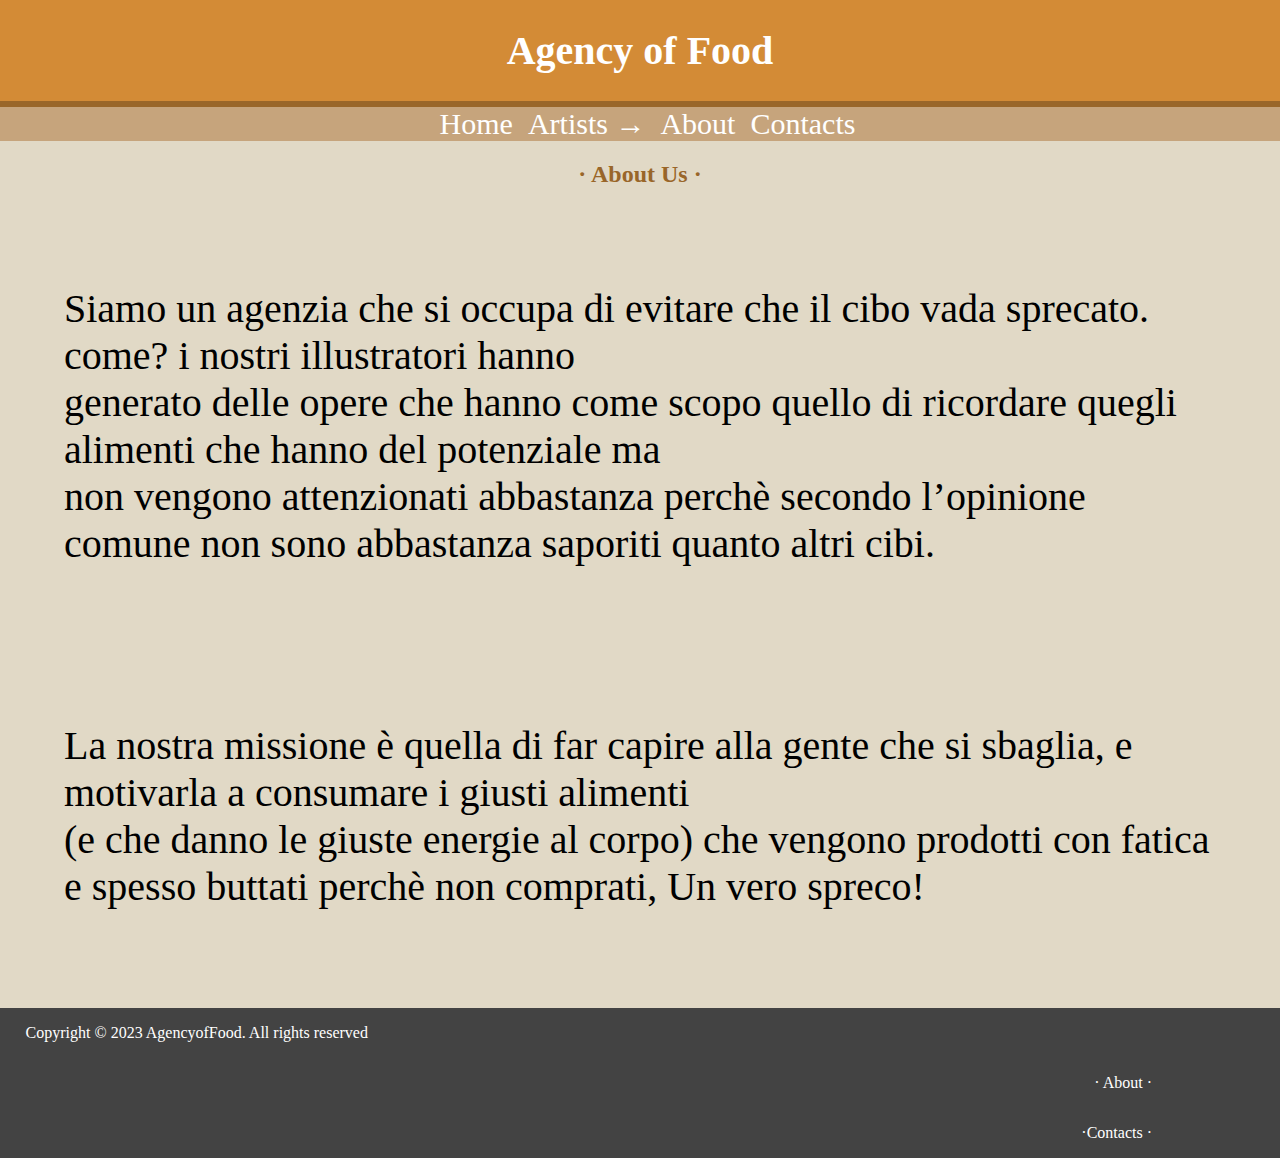
<file: About.html>
<!DOCTYPE html>
<html lang="it">

<head>
    <meta charset="UTF-8">
    <meta http-equiv="X-UA-Compatible" content="IE=edge">
    <meta name="viewport" content="width=device-width, initial-scale=1.0">
    <title>About</title>
    <link rel="icon" href="Sonya-Swarm-Fast-Food.16.ico" type="image/x-icon">
    <link rel="stylesheet" href="CSS/Stile.css"> <!--serve per richiamare il file CSS-->
</head>

<header><!--HEADER E NON DIV TESTATA INSOMMA-->
    <h1><a href="index.html">Agency of Food</h1>
    <nav><!--NAV DI NAVIGATION NON DIV-->
        <li><a href="index.html">Home</a></li>
        <li><a href="">Artists &#8594;</a></li>
        <li><a href="About.html">About</a></li>
        <li><a href="Contacts.html">Contacts</a></li>
    </nav>
</header>

<body>
    <main>
        <h2>&middot; About Us &middot;</h2>

        <p class="paragrafoabout">Siamo un agenzia che si occupa di evitare che il cibo vada sprecato. come? i nostri illustratori hanno<br>
            generato delle opere che hanno come scopo quello di ricordare quegli alimenti che hanno del potenziale
            ma<br>
            non vengono attenzionati abbastanza perchè secondo l’opinione comune non sono abbastanza saporiti quanto
            altri cibi.</p>

        <p class="paragrafoabout">La nostra missione è quella di far capire alla gente che si sbaglia, e motivarla a consumare i giusti
            alimenti<br> (e che danno le giuste energie al corpo) che vengono prodotti con fatica e spesso buttati
            perchè
            non comprati, Un vero spreco!</p>
    </main>
</body>

<footer><!--FOOTER NON DIV-->
    <p>Copyright &copy; 2023 AgencyofFood. All rights reserved</p>
    <a href="About.html"><p class="footerlink">&middot; About &middot;</p></a>
    <a href="Contacts.html"><p class="footerlink">&middot;Contacts &middot;</p></a>
</footer>

</html>
</file>
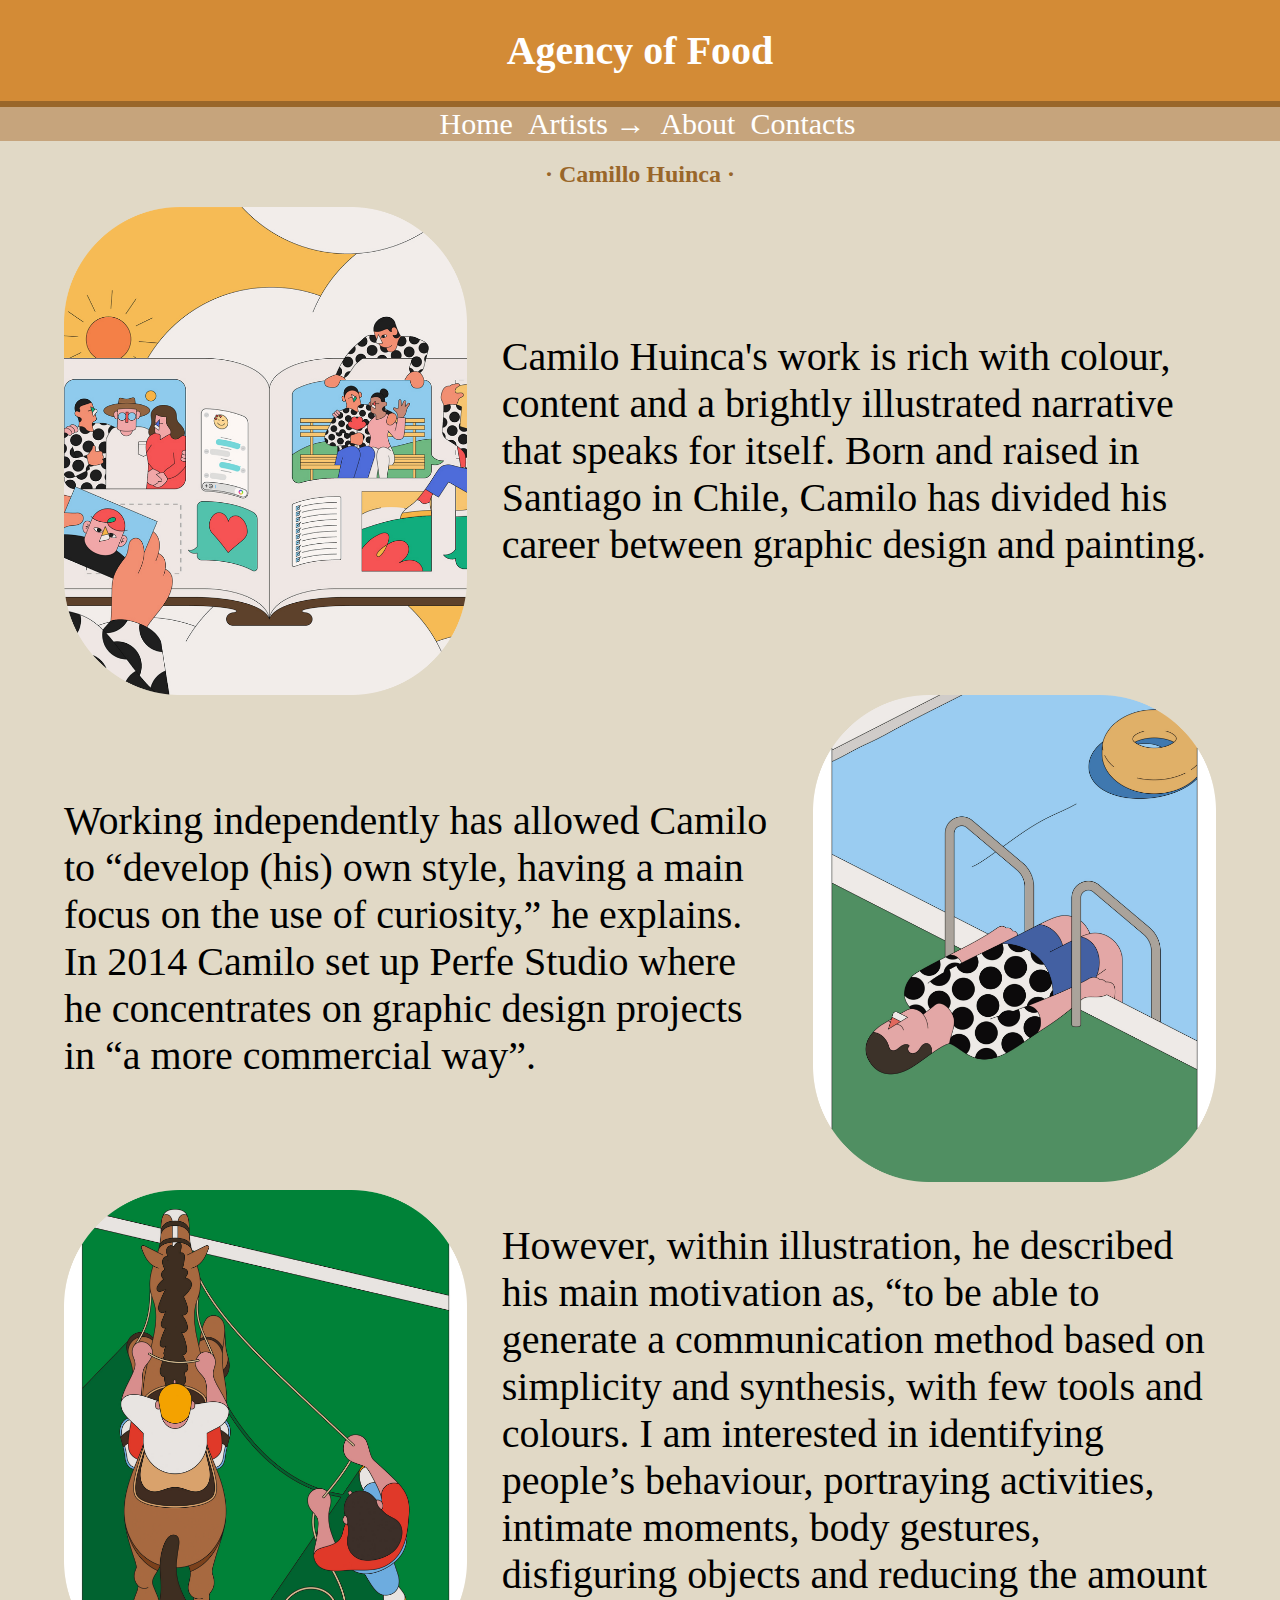
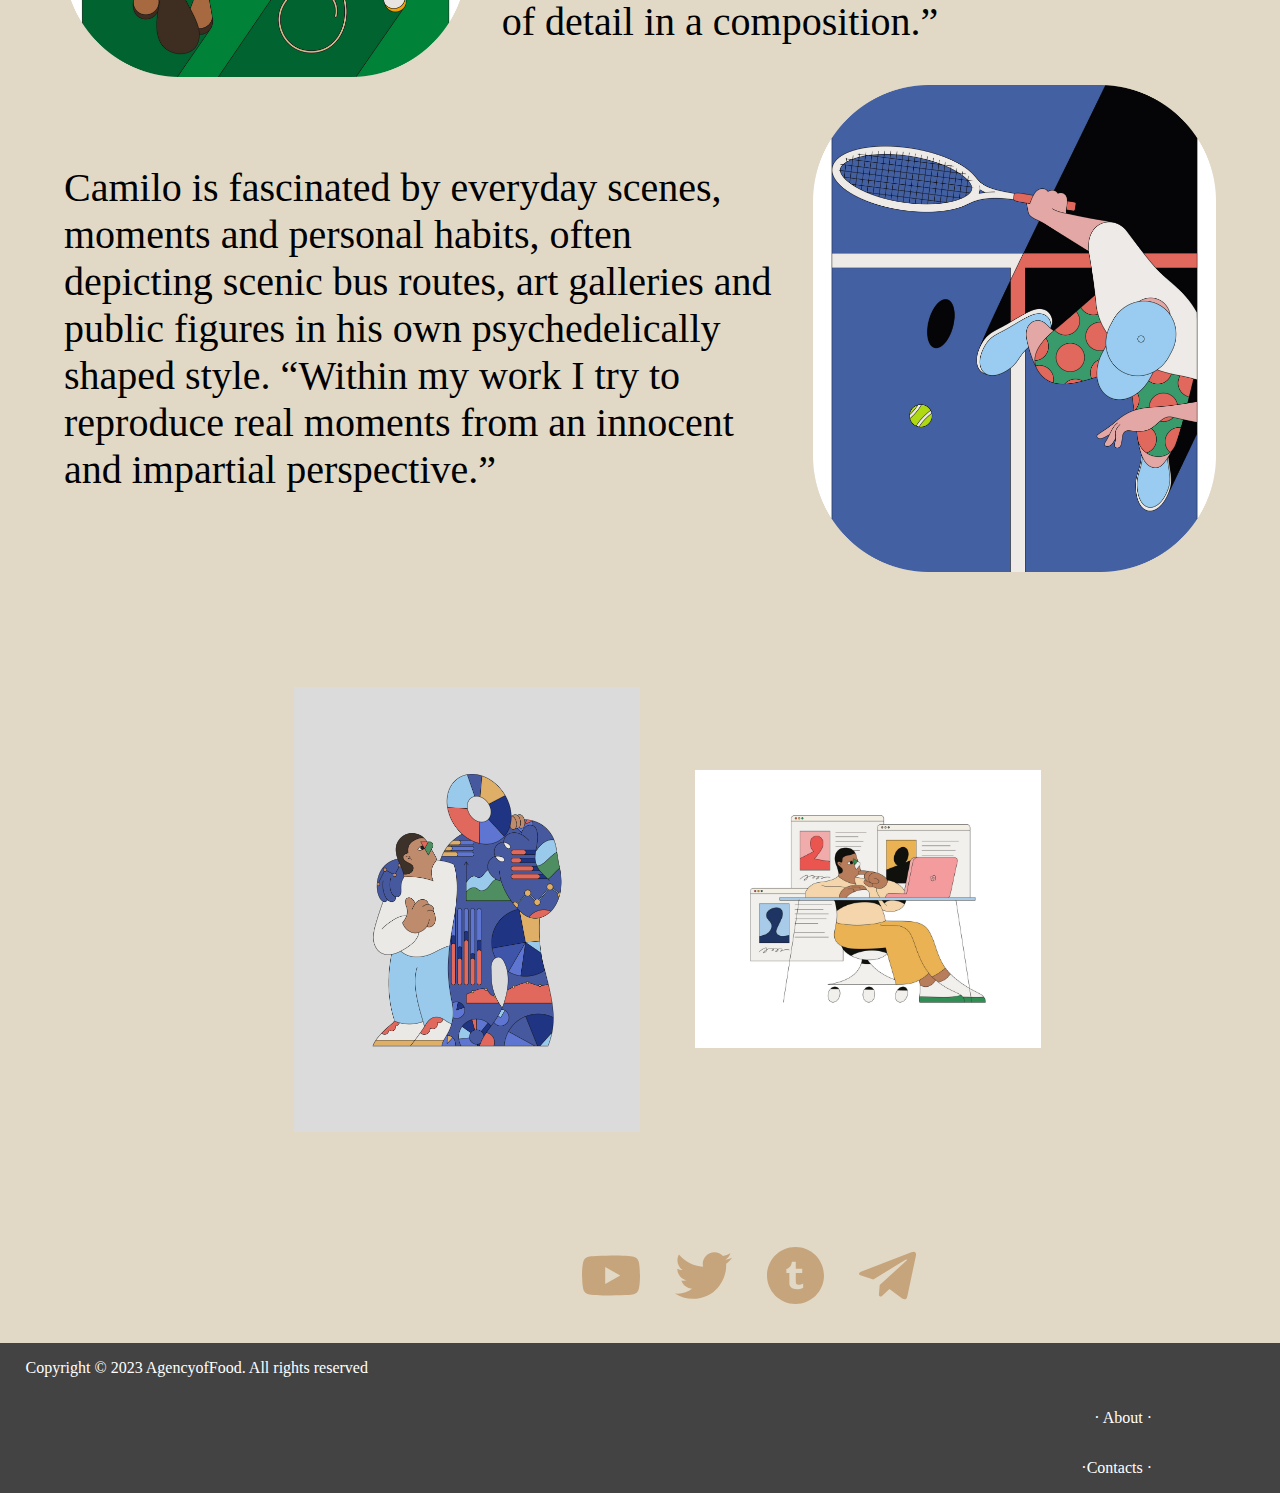
<file: CamilloHuinca.html>
<!DOCTYPE html>
<html lang="it">

<head>
    <meta charset="UTF-8">
    <meta http-equiv="X-UA-Compatible" content="IE=edge">
    <meta name="viewport" content="width=device-width, initial-scale=1.0">
    <title>Camillo Huinca</title>
    <link rel="icon" href="Sonya-Swarm-Fast-Food.16.ico" type="image/x-icon">
    <link rel="stylesheet" href="CSS/Stile.css">
</head>

<body>

    <header>
        <h1><a href="index.html">Agency of Food</h1>
        <nav><!--NAV DI NAVIGATION NON DIV-->
            <li><a href="index.html">Home</a></li>
            <li><a href="">Artists &#8594;</a></li>
            <li><a href="About.html">About</a></li>
            <li><a href="Contacts.html">Contacts</a></li>
        </nav>
    </header>

    <main>
        <h2>&middot; Camillo Huinca &middot;</h2>

        <div class="right">
            <img class="imma1" src="immagini Figma/Camillo Huinca/AP_Camilo_Huinca_social-well_2x.png">
            <p>Camilo Huinca's work is rich with colour, content and a brightly illustrated narrative that speaks for
                itself. Born and raised in Santiago in Chile, Camilo has divided his career between graphic design and
                painting.</p>
        </div>

        <div class="left">
            <img class="imma2" src="immagini Figma/Camillo Huinca/AP_Camilo_Huinca_Tired-Swimmer_2x-scaled.png">
            <p>Working independently has allowed Camilo to “develop (his) own style, having a main focus on the use of
                curiosity,” he explains. In 2014 Camilo set up Perfe Studio where he concentrates on graphic design
                projects in “a more commercial way”.</p>
        </div>

        <div class="right">
            <img class="imma1" src="immagini Figma/Camillo Huinca/AP_Camilo_Huinca_THE-NEW-YORKER_2x-scaled.png">
            <p>However, within illustration, he described his main motivation as, “to be able to generate a
                communication method based on simplicity and synthesis, with few tools and colours. I am interested in
                identifying people’s behaviour, portraying activities, intimate moments, body gestures, disfiguring
                objects and reducing the amount of detail in a composition.”</p>
        </div>
        <div class="left">
            <img class="imma2" src="immagini Figma/Camillo Huinca/AP_Camilo_Huinca_Match-Point_2x-scaled.png">
            <p>Camilo is fascinated by everyday scenes, moments and personal habits, often depicting scenic bus routes,
                art galleries and public figures in his own psychedelically shaped style. “Within my work I try to
                reproduce real moments from an innocent and impartial perspective.”</p>
        </div>

        <div class="pic1">
            <img src="immagini Figma/Camillo Huinca/AP_Camilo_Huinca_The-Atlantic-03_2x.png">

            <img src="immagini Figma/Camillo Huinca/AP_Camilo_Huinca_LALL_2_2x.png">
        </div>

        <div class="minis">
            <img src="immagini Figma/Vectors/Vector.svg">
            <img src="immagini Figma/Vectors/Vector-1.svg">
            <img src="immagini Figma/Vectors/Vector-2.svg">
            <img src="immagini Figma/Vectors/Vector-3.svg">
        </div>

    </main>

    <footer><!--FOOTER NON DIV-->
        <p>Copyright &copy; 2023 AgencyofFood. All rights reserved</p>
        <a href="About.html">
            <p class="footerlink">&middot; About &middot;</p>
        </a>
        <a href="Contacts.html">
            <p class="footerlink">&middot;Contacts &middot;</p>
        </a>
    </footer>

</body>

</html>
</file>
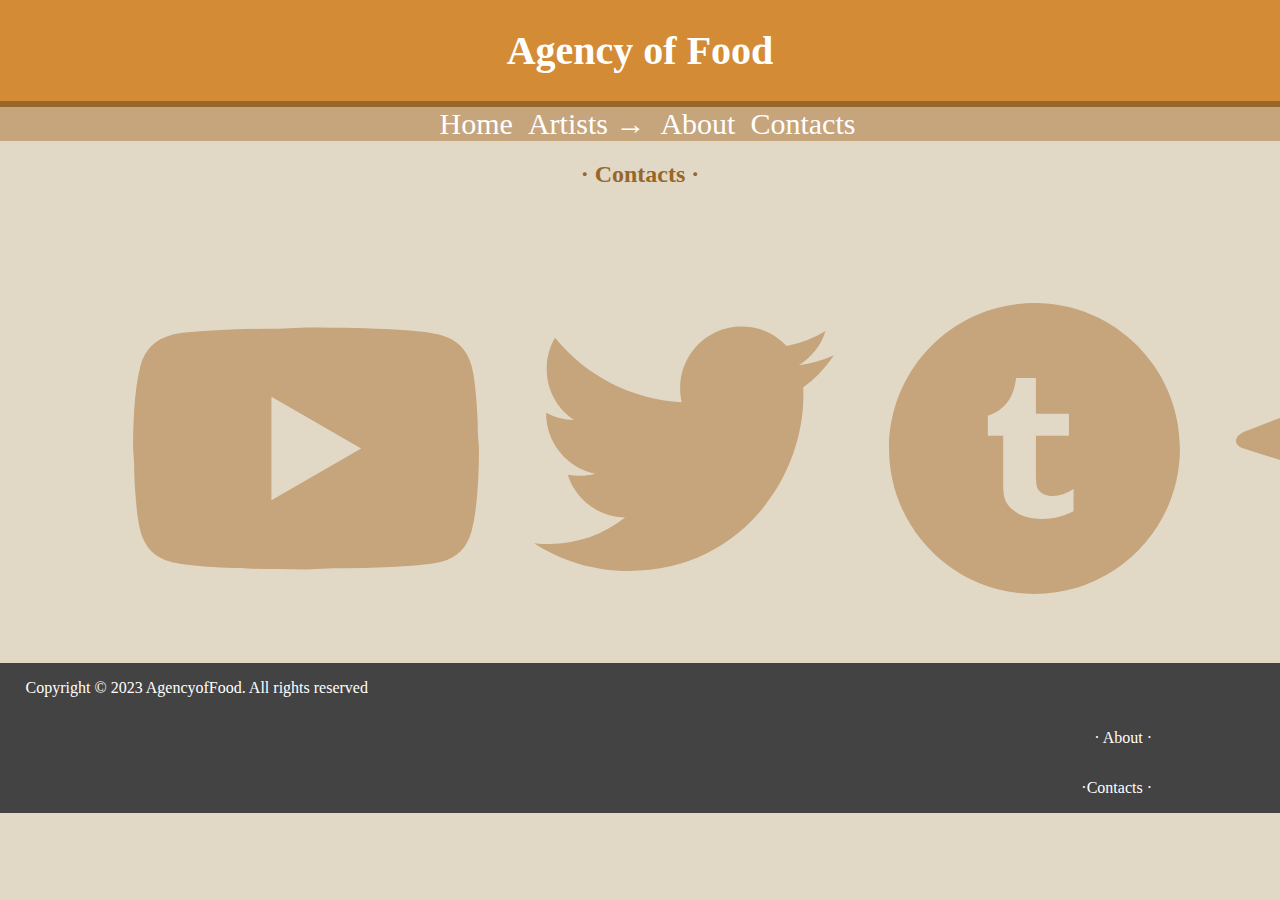
<file: Contacts.html>
<!DOCTYPE html>
<html lang="it">

<head>
    <meta charset="UTF-8">
    <meta http-equiv="X-UA-Compatible" content="IE=edge">
    <meta name="viewport" content="width=device-width, initial-scale=1.0">
    <title>Contacts</title>
    <link rel="icon" href="Sonya-Swarm-Fast-Food.16.ico" type="image/x-icon">
    <link rel="stylesheet" href="CSS/Stile.css"> <!--serve per richiamare il file CSS-->
</head>

<header><!--HEADER E NON DIV TESTATA INSOMMA-->
    <h1><a href="index.html">Agency of Food</h1>
    <nav><!--NAV DI NAVIGATION NON DIV-->
        <li><a href="index.html">Home</a></li>
        <li><a href="">Artists &#8594;</a></li>
        <li><a href="About.html">About</a></li>
        <li><a href="Contacts.html">Contacts</a></li>
    </nav>
</header>

<body>
    <main>
        <h2>&middot; Contacts &middot;</h2>
        <div class="socials">
        <img src="immagini Figma/Vectors/Vector.svg">
        <img src="immagini Figma/Vectors/Vector-1.svg">
        <img src="immagini Figma/Vectors/Vector-2.svg">
        <img src="immagini Figma/Vectors/Vector-3.svg">
        </div>
    </main>
</body>

<footer><!--FOOTER NON DIV-->
    <p>Copyright &copy; 2023 AgencyofFood. All rights reserved</p>
    <a href="About.html"><p class="footerlink">&middot; About &middot;</p></a>
    <a href="Contacts.html"><p class="footerlink">&middot;Contacts &middot;</p></a>
</footer>

</html>
</file>
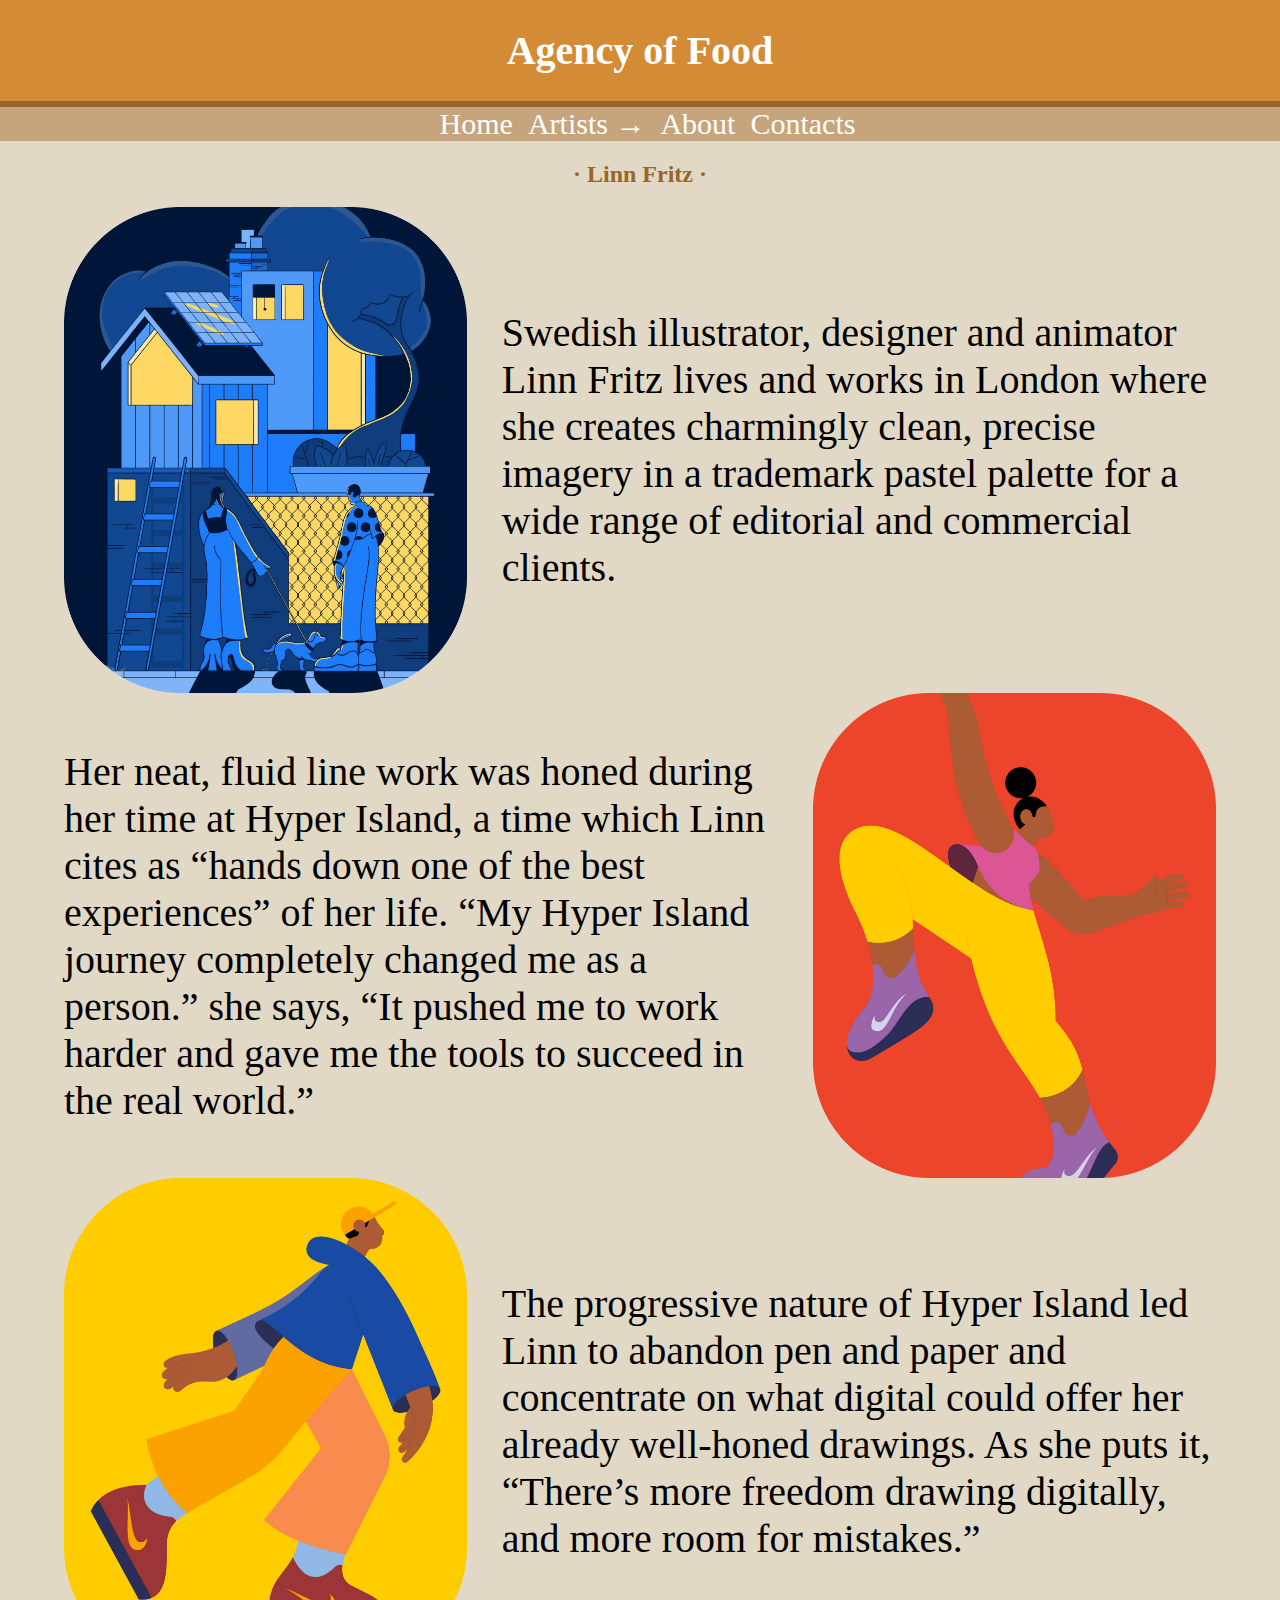
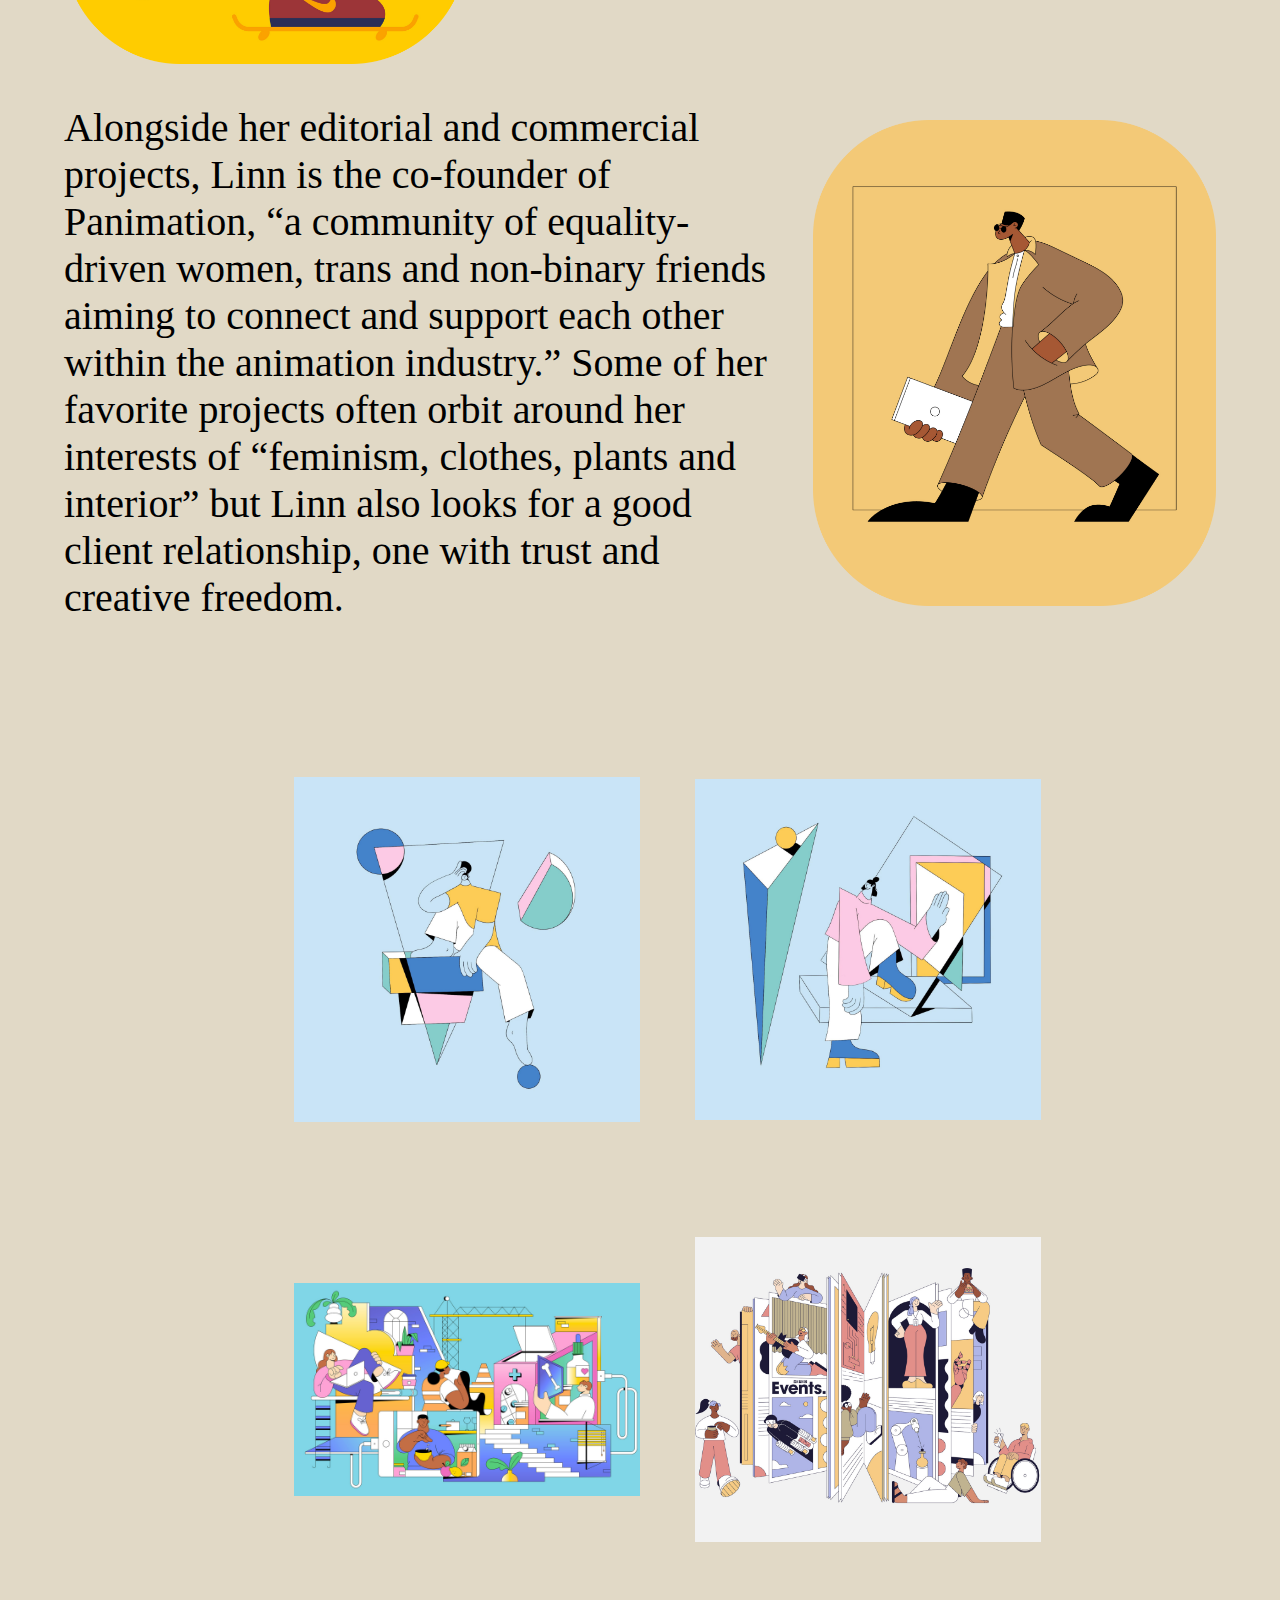
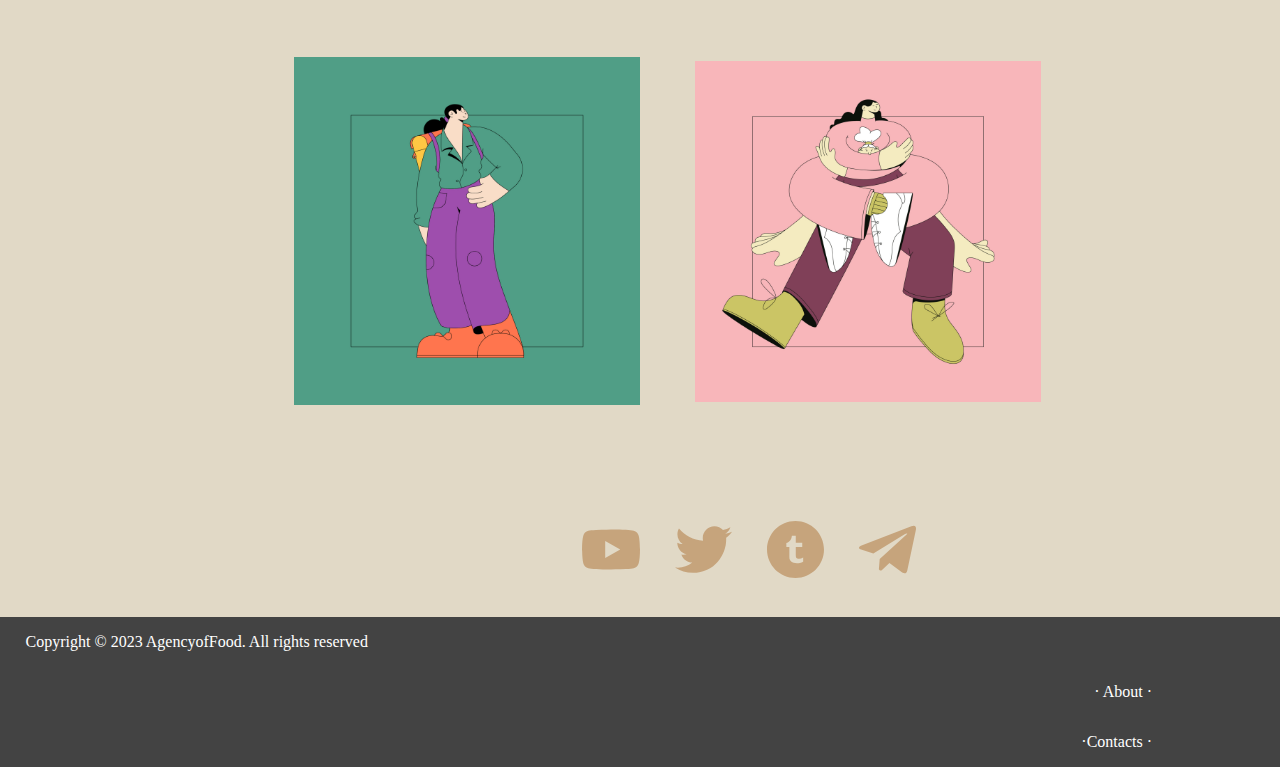
<file: LinnFritz.html>
<!DOCTYPE html>
<html lang="it">

<head>
    <meta charset="UTF-8">
    <meta http-equiv="X-UA-Compatible" content="IE=edge">
    <meta name="viewport" content="width=device-width, initial-scale=1.0">
    <title>Linn Fritz</title>
    <link rel="icon" href="Sonya-Swarm-Fast-Food.16.ico" type="image/x-icon">
    <link rel="stylesheet" href="CSS/Stile.css">
</head>

<body>

    <header>
        <h1><a href="index.html">Agency of Food</h1>
        <nav><!--NAV DI NAVIGATION NON DIV-->
            <li><a href="index.html">Home</a></li>
            <li><a href="">Artists &#8594;</a></li>
            <li><a href="About.html">About</a></li>
            <li><a href="Contacts.html">Contacts</a></li>
        </nav>
    </header>
    <main>
        <h2>&middot; Linn Fritz &middot;</h2>

        <div class="right">
            <img class="imma1" src="immagini Figma/Linn Fritz/AP_Linn_Fritz_Feeling-Blue_2x.png">
            <p>Swedish illustrator, designer and animator Linn Fritz lives and works in London where she creates
                charmingly clean, precise imagery in a trademark pastel palette for a wide range of editorial and
                commercial clients.</p>
        </div>

        <div class="left">
            <img class="imma2" src="immagini Figma/Linn Fritz/AP_Linn_Fritz_North_Live_LF2_2x-scaled.png">
            <p>Her neat, fluid line work was honed during her time at Hyper Island, a time which Linn cites as “hands
                down one of the best experiences” of her life. “My Hyper Island journey completely changed me as a
                person.” she says, “It pushed me to work harder and gave me the tools to succeed in the real world.”</p>
        </div>

        <div class="right">
            <img class="imma1" src="immagini Figma/Linn Fritz/AP_Linn_Fritz_North_Live_LF3_2x-scaled.png">
            <p>The progressive nature of Hyper Island led Linn to abandon pen and paper and concentrate on what digital
                could offer her already well-honed drawings. As she puts it, “There’s more freedom drawing digitally,
                and more room for mistakes.”</p>
        </div>
        <div class="left">
            <img class="imma2" src="immagini Figma/Linn Fritz/AP_Linn_Fritz_Dude_2x.png">
            <p>Alongside her editorial and commercial projects, Linn is the co-founder of Panimation, “a community of
                equality-driven women, trans and non-binary friends aiming to connect and support each other within the
                animation industry.” Some of her favorite projects often orbit around her interests of “feminism,
                clothes, plants and interior” but Linn also looks for a good client relationship, one with trust and
                creative freedom.</p>
        </div>

        <div class="pic1">
            <img src="immagini Figma/Linn Fritz/AP_Linn_Fritz_Blue03_2x.png">
            <img src="immagini Figma/Linn Fritz/AP_Linn_Fritz_Blue01_2x.png">
        </div>

        <div class="pic1">
            <img src="immagini Figma/Linn Fritz/AP_Linn_Fritz_MadeToFlourish_2x.png">
            <img src="immagini Figma/Linn Fritz/AP_Linn_Fritz_Wired_01_2x.png">
        </div>

        <div class="pic1">
            <img src="immagini Figma/Linn Fritz/AP_Linn_Fritz_HIKEGREEN_2x.png">
            <img src="immagini Figma/Linn Fritz/AP_Linn_Fritz_HUG_2x.png">
        </div>

        <div class="minis">
            <img src="immagini Figma/Vectors/Vector.svg">
            <img src="immagini Figma/Vectors/Vector-1.svg">
            <img src="immagini Figma/Vectors/Vector-2.svg">
            <img src="immagini Figma/Vectors/Vector-3.svg">
        </div>

    </main>


    <footer><!--FOOTER NON DIV-->
        <p>Copyright &copy; 2023 AgencyofFood. All rights reserved</p>
        <a href="About.html">
            <p class="footerlink">&middot; About &middot;</p>
        </a>
        <a href="Contacts.html">
            <p class="footerlink">&middot;Contacts &middot;</p>
        </a>
    </footer>

</body>

</html>
</file>
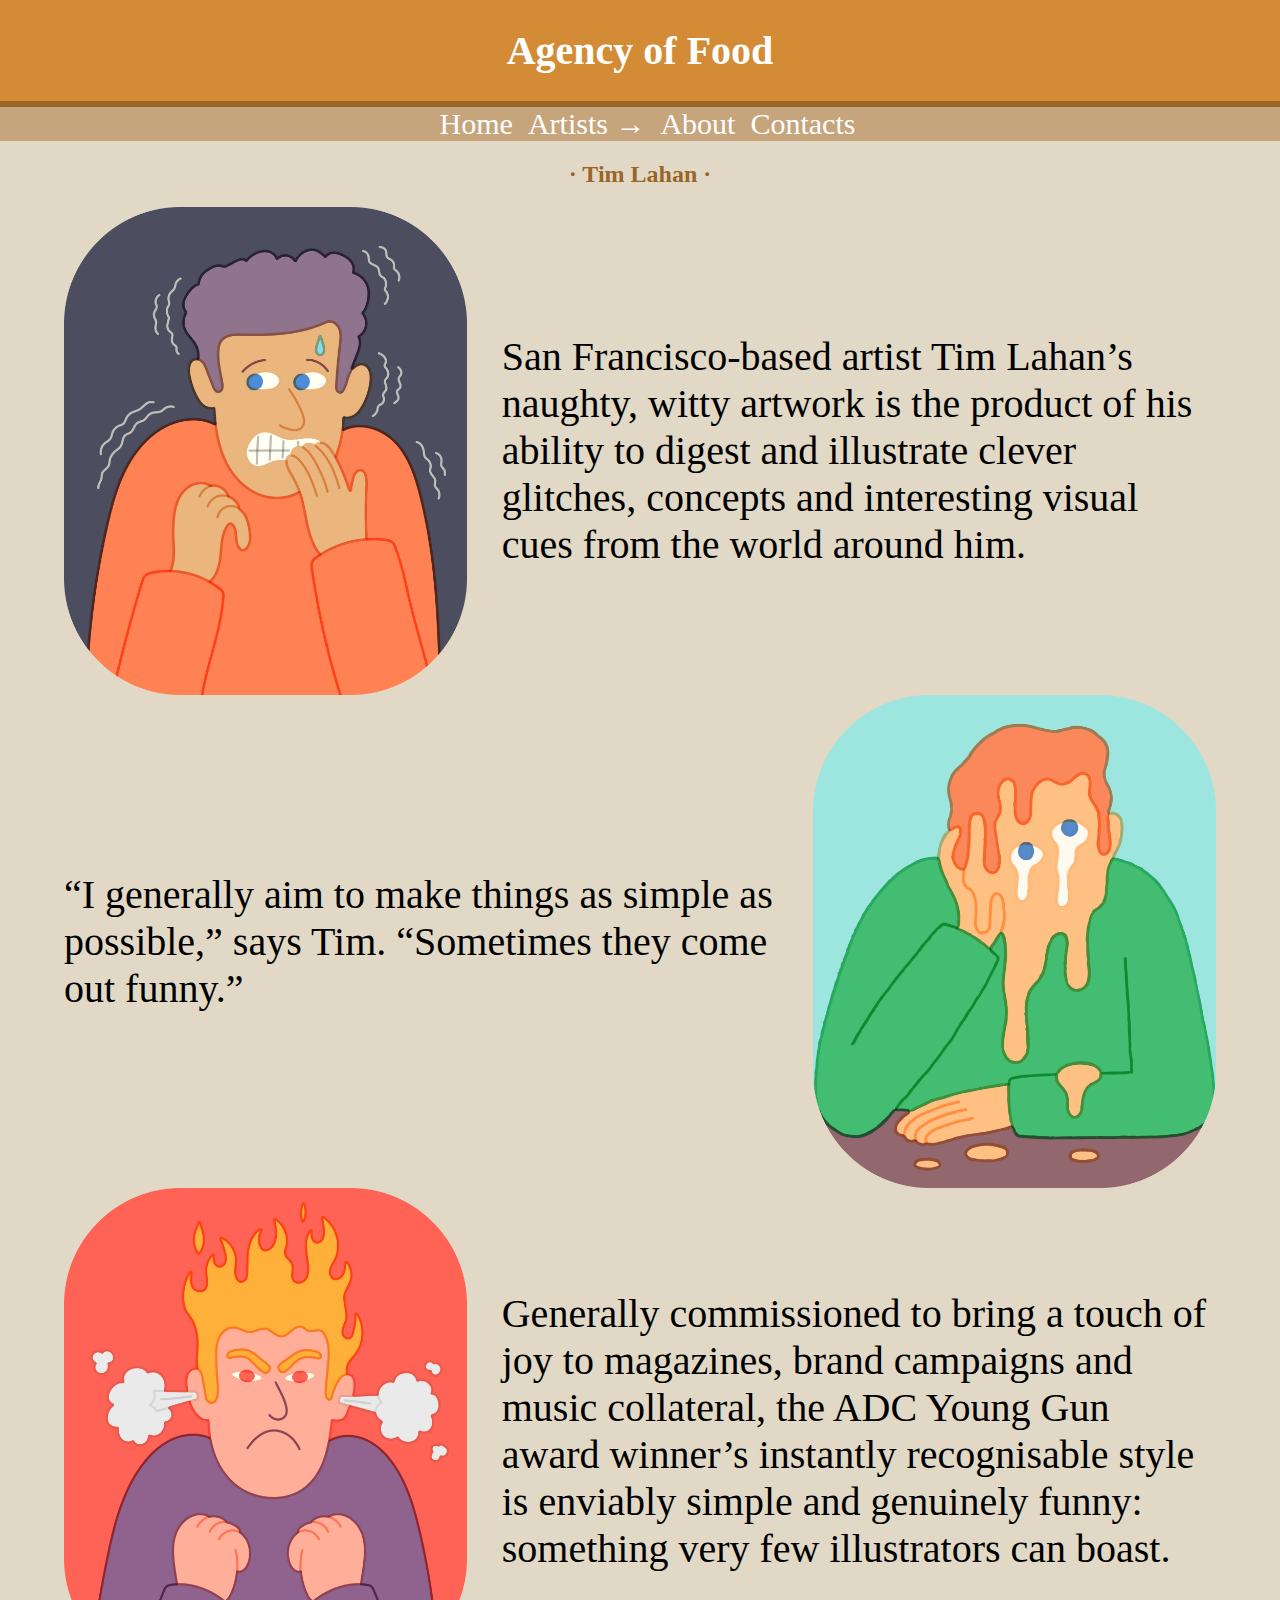
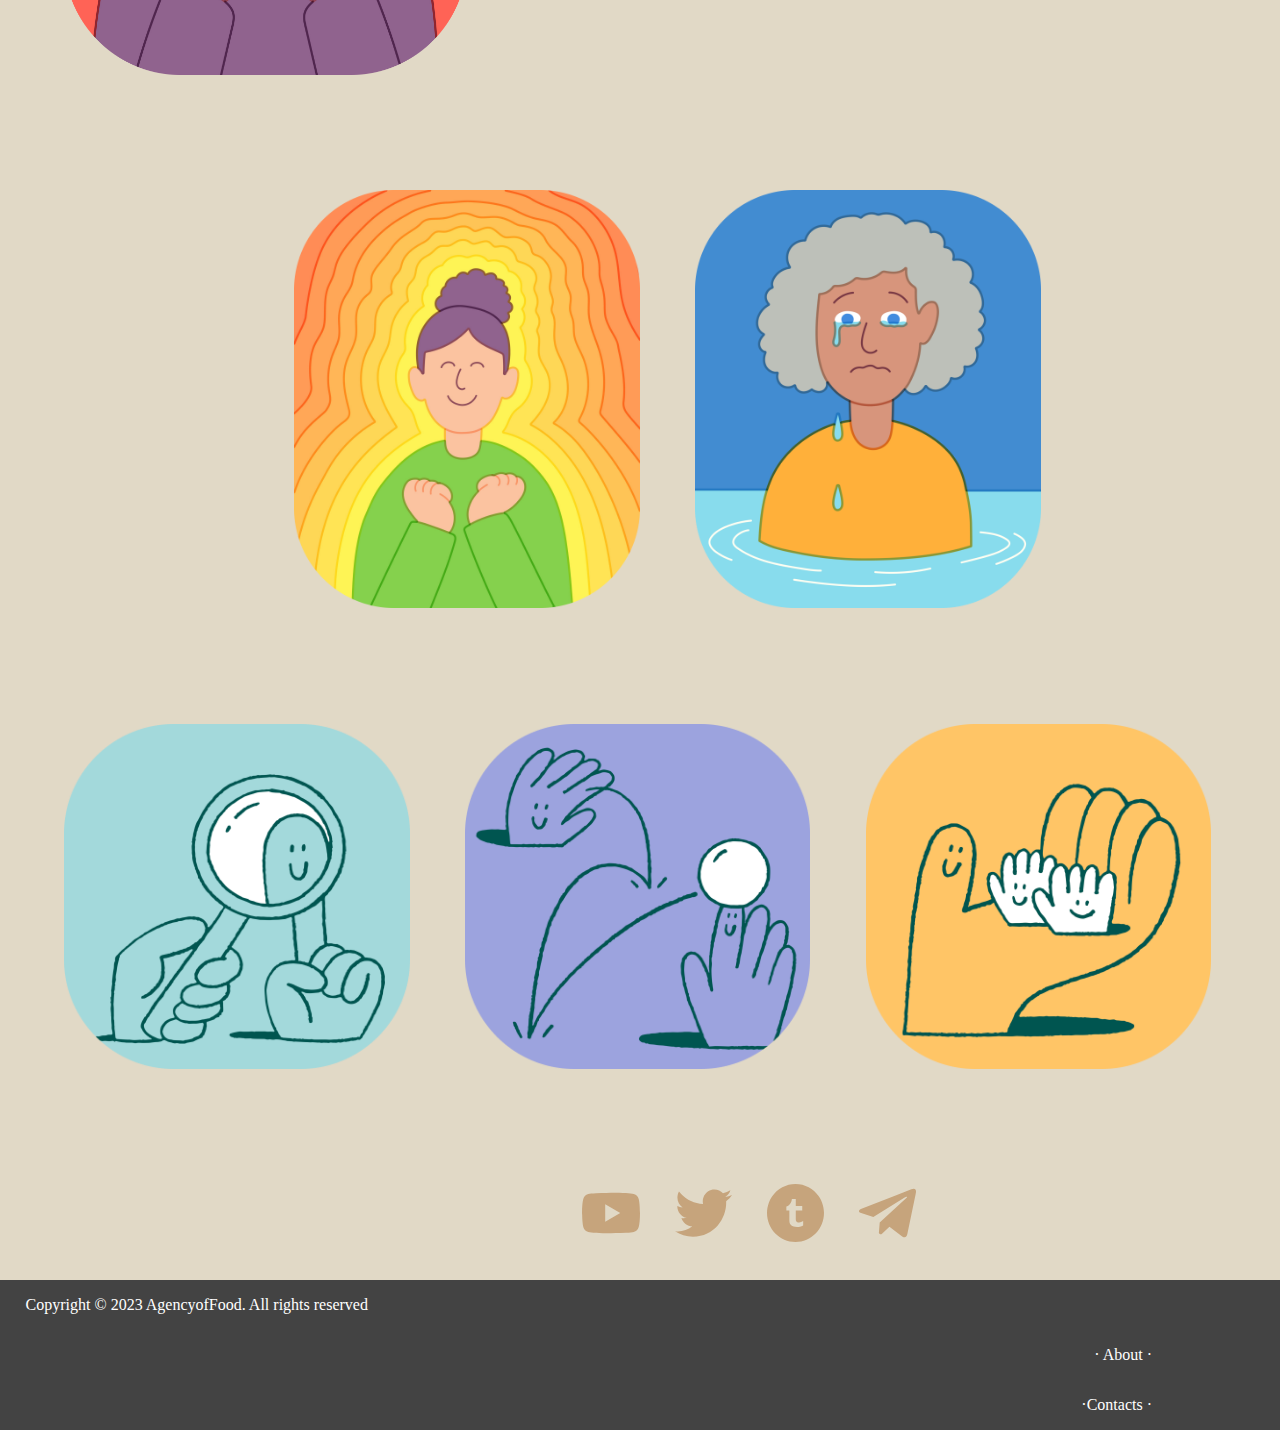
<file: TimLahan.html>
<!DOCTYPE html>
<html lang="it">

<head>
    <meta charset="UTF-8">
    <meta http-equiv="X-UA-Compatible" content="IE=edge">
    <meta name="viewport" content="width=device-width, initial-scale=1.0">
    <title>Tim Lahan</title>
    <link rel="icon" href="Sonya-Swarm-Fast-Food.16.ico" type="image/x-icon">
    <link rel="stylesheet" href="CSS/Stile.css">
</head>

<body>

    <header>
        <h1><a href="index.html">Agency of Food</h1>
        <nav><!--NAV DI NAVIGATION NON DIV-->
            <li><a href="index.html">Home</a></li>
            <li><a href="">Artists &#8594;</a></li>
            <li><a href="About.html">About</a></li>
            <li><a href="Contacts.html">Contacts</a></li>
        </nav>
    </header>

    <main>
        <h2>&middot; Tim Lahan &middot;</h2>

        <div class="right">
            <img class="imma1" src="immagini Figma/Tim Lahan/AP_Tim_Lahan_emotions_2_2x.png"><!--Imagine autore 1-->
            <p>San Francisco-based artist Tim Lahan’s naughty, witty artwork is the product of his ability to digest and
                illustrate clever glitches, concepts and interesting visual cues from the world around him.</p>
        </div>

        <div class="left">
            <img class="imma2" src="immagini Figma/Tim Lahan/AP_Tim_Lahan_NYT_2x.png">
            <p>“I generally aim to make things as simple as possible,” says Tim. “Sometimes they come out funny.”</p>
        </div>

        <div class="right">
            <img class="imma1" src="immagini Figma/Tim Lahan/AP_Tim_Lahan_emotions_4_2x.png">
            <p>Generally commissioned to bring a touch of joy to magazines, brand campaigns and music collateral, the
                ADC Young Gun award winner’s instantly recognisable style is enviably simple and genuinely funny:
                something very few illustrators can boast.</p>
        </div>

        <div>
            <div class="pic1">
                <img src="immagini Figma/Tim Lahan/AP_Tim_Lahan_emotions_3_2x.png">

                <img src="immagini Figma/Tim Lahan/AP_Tim_Lahan_emotions_1_2x.png">
            </div>
        </div>

        <div class="pic2">
            <img src="immagini Figma/Tim Lahan/AP_Tim_Lahan_ONEMEDICAL_2_2x (1).png">

            <img src="immagini Figma/Tim Lahan/AP_Tim_Lahan_ONEMEDICAL_3_2x.png">

            <img src="immagini Figma/Tim Lahan/AP_Tim_Lahan_ONEMEDICAL_1_2x.png">
        </div>

        <div class="minis">
            <img src="immagini Figma/Vectors/Vector.svg">
            <img src="immagini Figma/Vectors/Vector-1.svg">
            <img src="immagini Figma/Vectors/Vector-2.svg">
            <img src="immagini Figma/Vectors/Vector-3.svg">
        </div>

    </main>

    <footer><!--FOOTER NON DIV-->
        <p>Copyright &copy; 2023 AgencyofFood. All rights reserved</p>
        <a href="About.html">
            <p class="footerlink">&middot; About &middot;</p>
        </a>
        <a href="Contacts.html">
            <p class="footerlink">&middot;Contacts &middot;</p>
        </a>
    </footer>

</body>

</html>
</file>
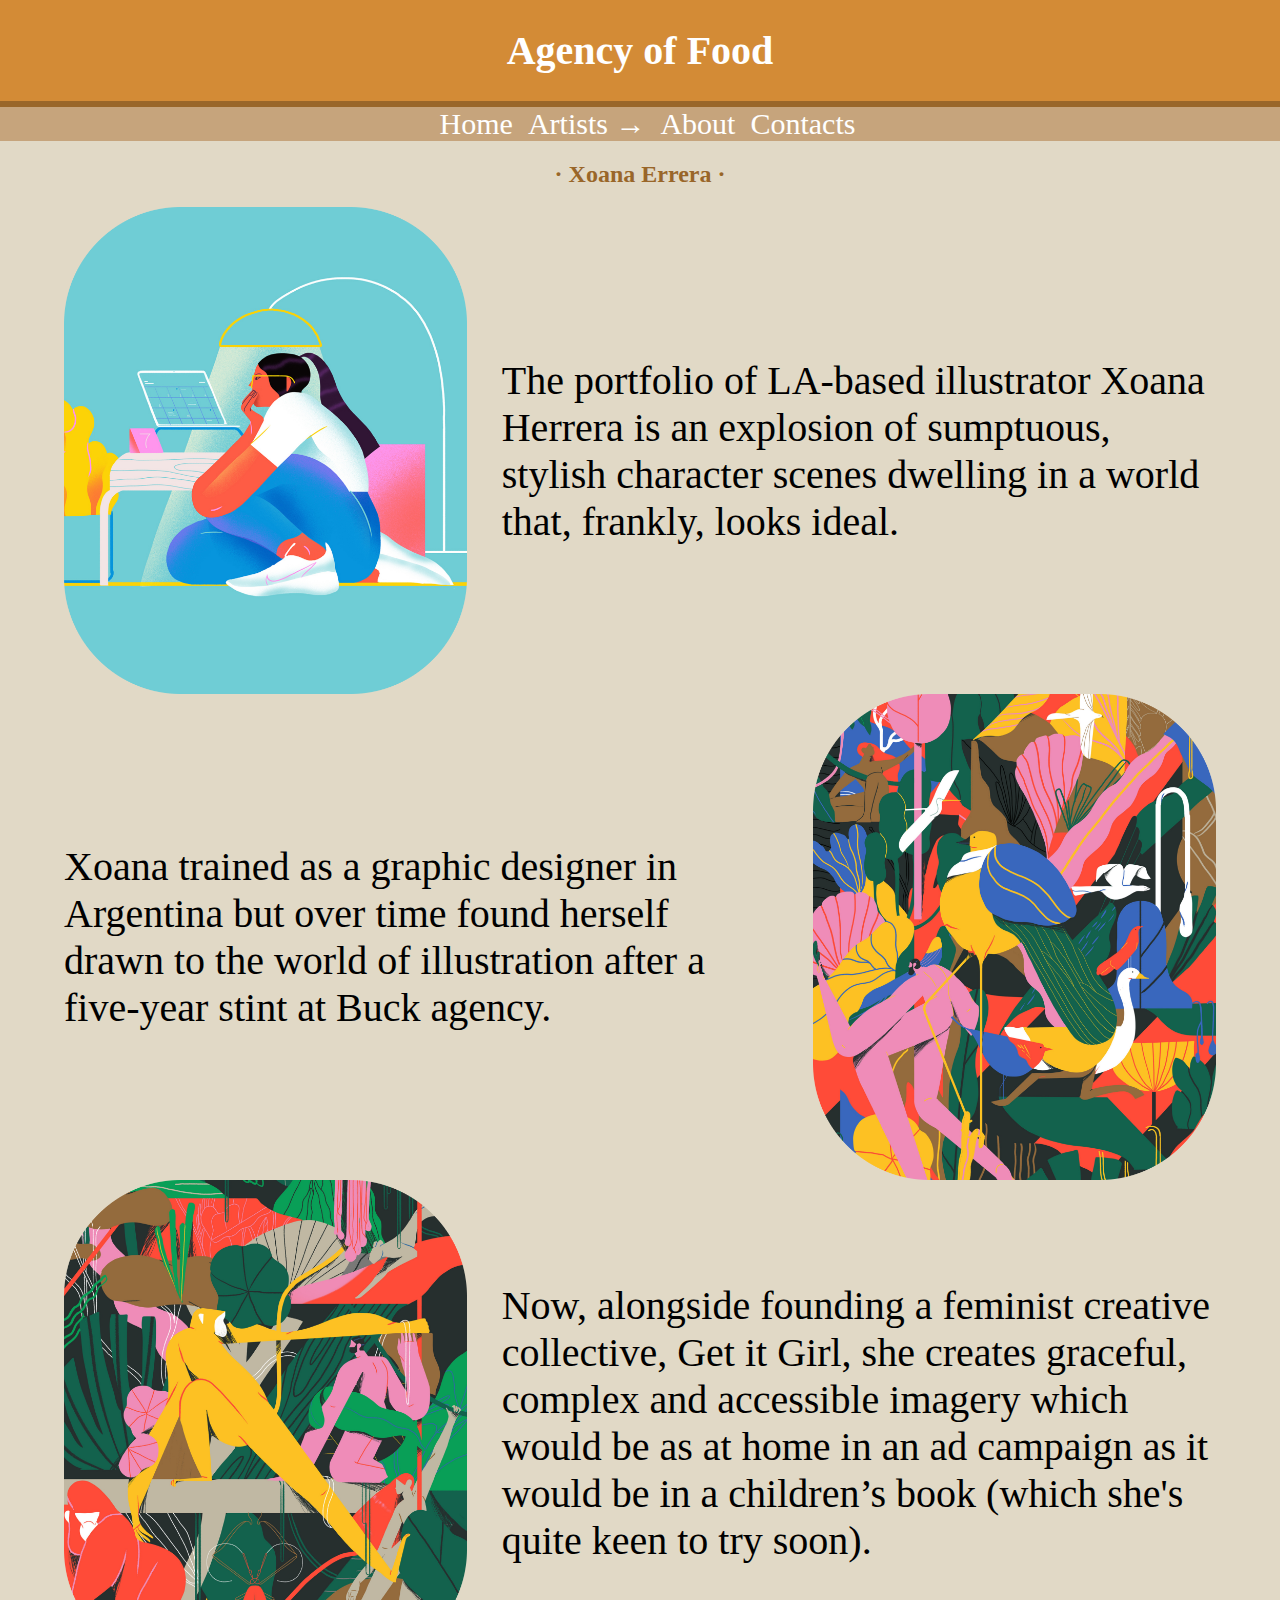
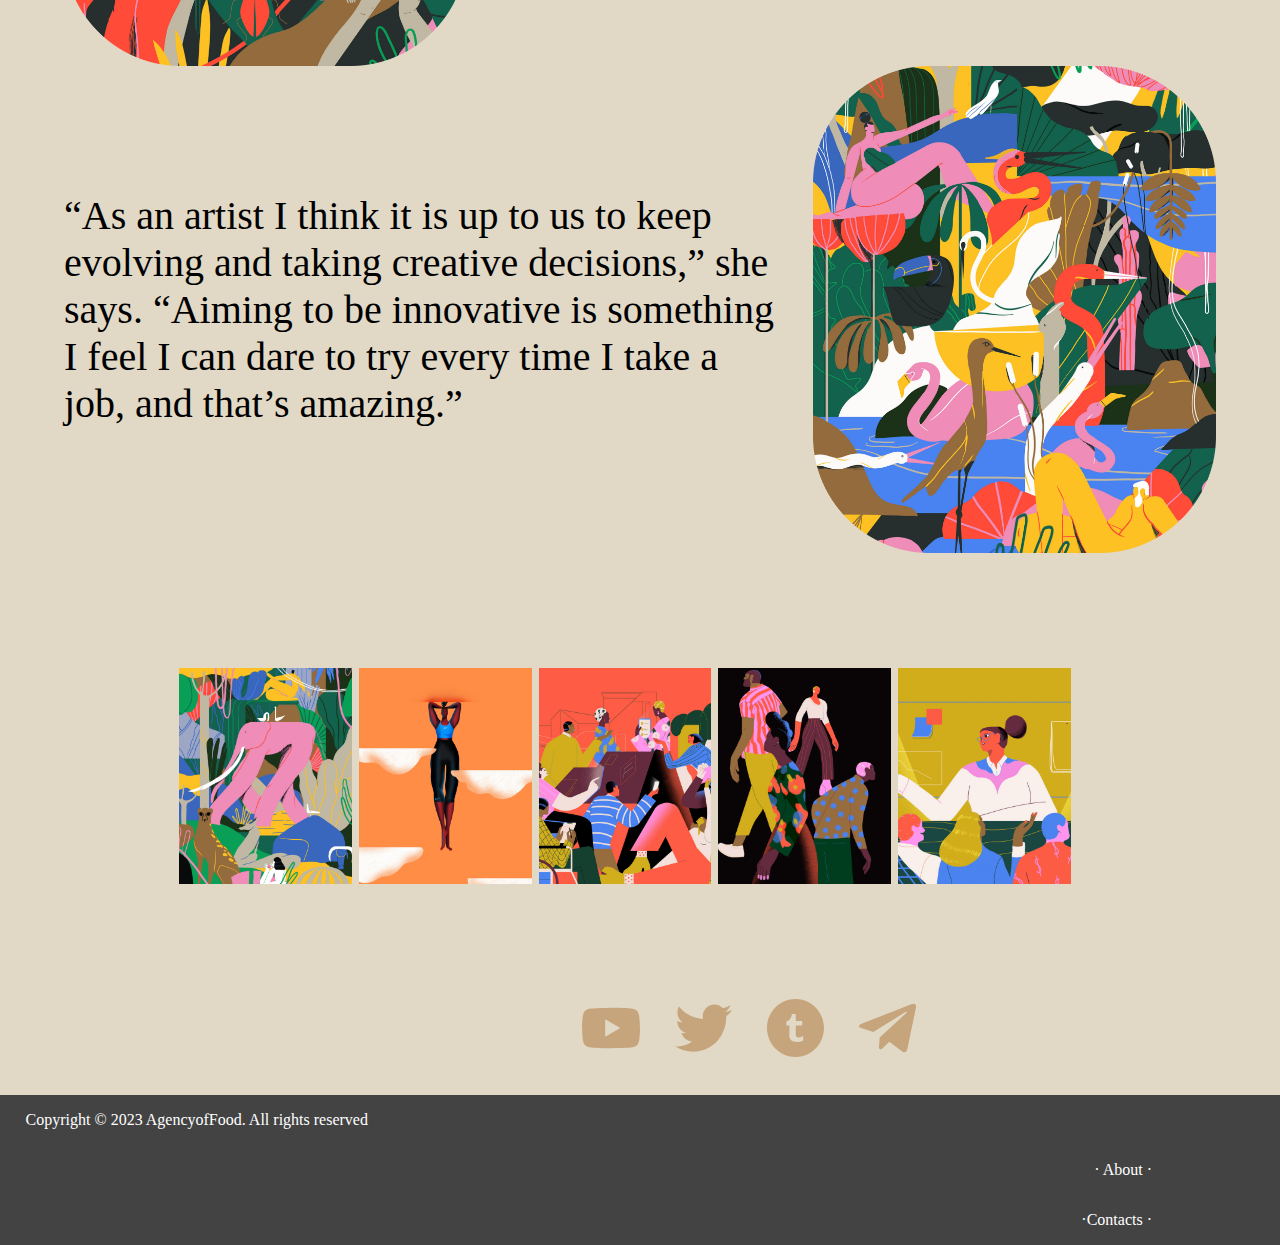
<file: XoanaErrera.html>
<!DOCTYPE html>
<html lang="it">

<head>
    <meta charset="UTF-8">
    <meta http-equiv="X-UA-Compatible" content="IE=edge">
    <meta name="viewport" content="width=device-width, initial-scale=1.0">
    <title>Xoana Errera</title>
    <link rel="icon" href="Sonya-Swarm-Fast-Food.16.ico" type="image/x-icon">
    <link rel="stylesheet" href="CSS/Stile.css">
</head>

<body>

    <header>
        <h1><a href="index.html">Agency of Food</h1>
        <nav><!--NAV DI NAVIGATION NON DIV-->
            <li><a href="index.html">Home</a></li>
            <li><a href="">Artists &#8594;</a></li>
            <li><a href="About.html">About</a></li>
            <li><a href="Contacts.html">Contacts</a></li>
        </nav>
    </header>

    <main>
        <h2>&middot; Xoana Errera &middot;</h2>

        <div class="right">
            <img class="imma1"
                src="immagini Figma/Xoana Errera/AP_Xoana_Herrera_Take-Your-Recovery-Down-a-Notch_Middle_Color_01_2x.png">
            <p>The portfolio of LA-based illustrator Xoana Herrera is an explosion of sumptuous, stylish character
                scenes dwelling in a world that, frankly, looks ideal.</p>
        </div>

        <div class="left">
            <img class="imma2" src="immagini Figma/Xoana Errera/AP_Xoana_Herrera_Pajaro_2x-scaled.png">
            <p>Xoana trained as a graphic designer in Argentina but over time found herself drawn to the world of
                illustration after a five-year stint at Buck agency.</p>
        </div>

        <div class="right">
            <img class="imma1" src="immagini Figma/Xoana Errera/AP_Xoana_Herrera_Mono_2x-scaled.png">
            <p>Now, alongside founding a feminist creative collective, Get it Girl, she creates graceful, complex and
                accessible imagery which would be as at home in an ad campaign as it would be in a children’s book
                (which she's quite keen to try soon).</p>
        </div>
        <div class="left">
            <img class="imma2" src="immagini Figma/Xoana Errera/AP_Xoana_Herrera_Aves_2x-scaled.png">
            <p>“As an artist I think it is up to us to keep evolving and taking creative decisions,” she says. “Aiming
                to be innovative is something I feel I can dare to try every time I take a job, and that’s amazing.”</p>
        </div>

        <div class="errera">
            <img src="immagini Figma/Xoana Errera/AP_Xoana_Herrera_Elefante_2x-1-scaled.png">
            <img src="immagini Figma/Xoana Errera/AP_Xoana_Herrera_Nike_2x-scaled.png">
            <img src="immagini Figma/Xoana Errera/AP_Xoana_Herrera_GCR_9_2x.png">
            <img src="immagini Figma/Xoana Errera/AP_Xoana_Herrera_GCR_1_2x-scaled.png">
            <img src="immagini Figma/Xoana Errera/AP_Xoana_Herrera_Spot1_2x.png">
        </div>

        <div class="minis">
            <img src="immagini Figma/Vectors/Vector.svg">
            <img src="immagini Figma/Vectors/Vector-1.svg">
            <img src="immagini Figma/Vectors/Vector-2.svg">
            <img src="immagini Figma/Vectors/Vector-3.svg">
        </div>

    </main>

    <footer><!--FOOTER NON DIV-->
        <p>Copyright &copy; 2023 AgencyofFood. All rights reserved</p>
        <a href="About.html">
            <p class="footerlink">&middot; About &middot;</p>
        </a>
        <a href="Contacts.html">
            <p class="footerlink">&middot;Contacts &middot;</p>
        </a>
    </footer>

</body>

</html>
</file>
<file: CSS/Stile.css>
header {
    display: grid;
    min-width: 360px;
    max-width: 100%;
    /*naturalmente si adatta se la pagina diventa */
    background-color: #D38B36
        /*colore testata*/
}

header a {
    /*tocca solamente i link dentro header*/
    color: white;
}

nav {
    display: flex;
    min-width: 400px;
    max-width: 100%;
    justify-content: center;
    border-top: solid #996629 6px;
    gap: 15px;
    /*funge come il padding*/
    background-color: #C6A47C
        /*colore di tutta la navigation bar che sta dentro l'header*/
}

body {
    margin: 0;
    background-color: #E1D9C6
}

h2 {
    display: flex;
    justify-content: center;
    color: #996629;
}

h3 {
    font-size: 30px;
}

h1 {
    font-size: 40px;
    display: flex;
    justify-content: center;
}

header li a:hover {
    background-color: #9967295b
}

/*anteprima cursore sfondo SOLO DEI LINK IN LISTA*/
header li a:hover {
    color: #996629
}

/*anteprima cursore testo SOLO DEI LINK IN LISTA*/
a:active {
    color: burlywood
}

/*si nota se si preme il tasto TAB*/

li {
    list-style-type: none;
    font-size: 30px;
    /*rimuove i punti dalla lista*/
}

/*influisce su TUTTI i link*/

a {
    text-decoration: none;
    /*toglie l'underline a TUTTI i link*/
    color: chocolate
}

img {
    /*influisce sulle IMMAGINI CON LA CLASSE images*/
    max-width: 50%;
}

.autori123,
.autori456 {
    display: flex;
    padding: 2%;
    justify-content: center;
}

.card {
    display: flex;
    align-items: center;
    /*CI VUOLE ALLINEA I TESTI AL CENTRO*/
    flex-direction: column;
    align-content: center;
}

footer {
    display: grid;
    min-width: 600px;
    max-width: 100%;
    margin-top: 3%;
    background-color: #434343;
}

footer p {
    color: white;
    margin-left: 2%;
}

.footerlink {
    text-align: right;
    margin-right: 10%;
}

main {
    margin: auto;
    width: 90%;
}

.right {
    display: flex;
    align-items: center;
    font-size: 40px;
}

.left {
    display: flex;
    flex-direction: row-reverse;
    align-items: center;
    font-size: 40px;
}

.left p {
    padding-right: 3%;
}

.right p {
    padding-left: 3%;
}

.imma1,
.imma2 {
    max-width: 35%;
}

.paragrafoabout {
    padding-top: 5%;
    padding-bottom: 5%;
    font-size: 40px;
}

.pic1 {
    display: flex;
    align-items: center;
    align-content: center;
    margin: auto;
    gap: 8%;
    margin-top: 10%;
    max-width: 60%;
}

.pic2 {
    display: flex;
    align-items: center;
    align-content: center;
    gap: 8%;
    margin-top: 10%;
    max-width: 60%;
}

.boca {
    display: flex;
    margin: 6%;
    gap: 6%;
    margin-top: 10%;
    max-width: 40%;
}

.errera {
    display: flex;
    margin: 10%;
    gap: 2%;
    margin-top: 10%;
    max-width: 30%;
}

.socials {
    display: flex;
    margin: 6%;
    gap: 8%;
    margin-top: 10%;
    max-width: 60%;
}

.minis {
    display: flex;
    margin: auto;
    margin-top: 10%;
    gap: 30%;
    max-width: 10%;
}

/*@media (min-width: 600px) {
    .header{
    max-width: 100%;
    }
    
    .header li {
        float:left
    }
}*/
</file>
